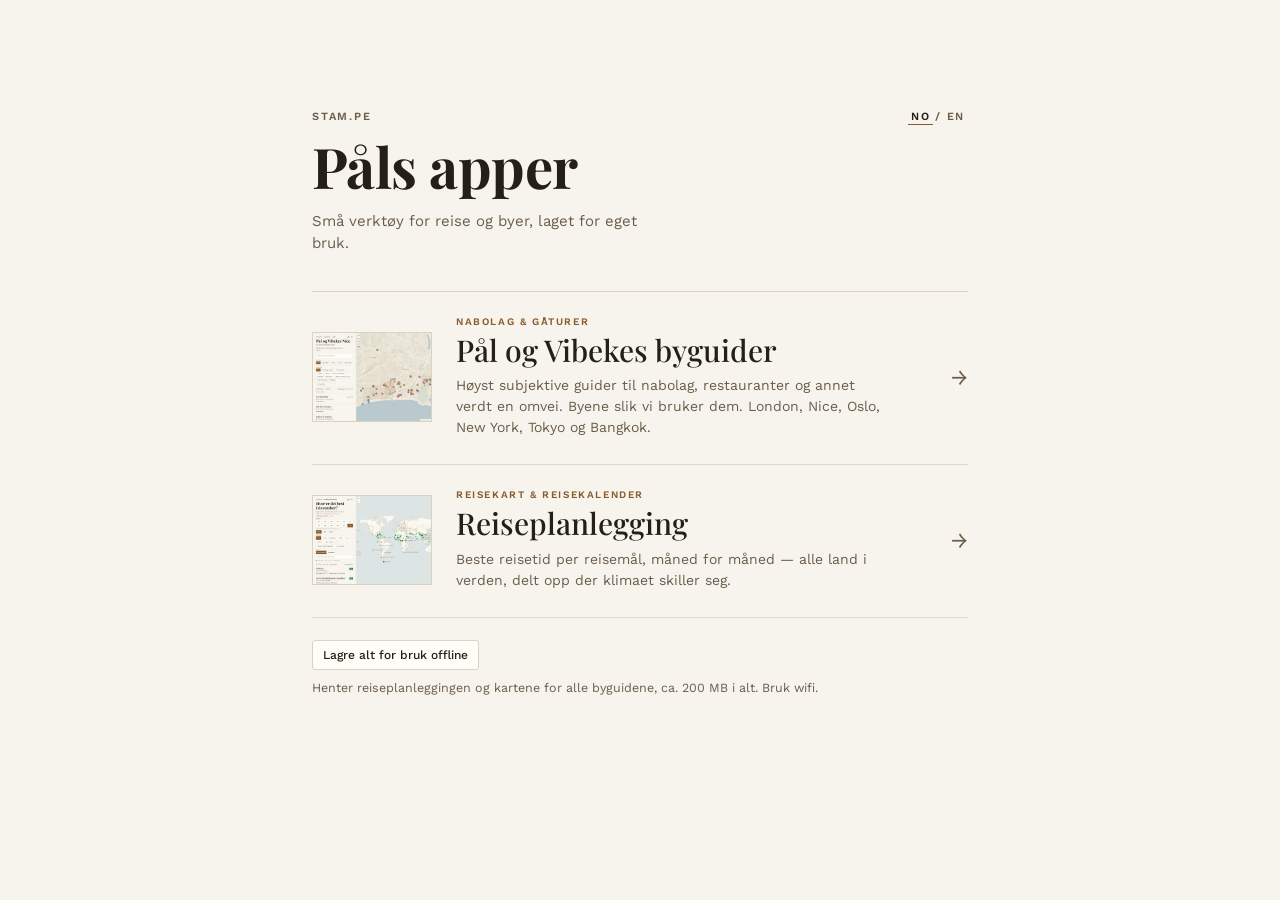
<file: index.html>
<!DOCTYPE html>
<html lang="no">
<head>
<meta charset="utf-8">
<meta name="viewport" content="width=device-width, initial-scale=1">
<title>stam.pe</title>
<meta name="description" content="Pål Stampes små apper for reise og byer.">
<!-- Ikke i søkemotorer (robots.txt slipper dem inn, ellers ser de ikke denne). Delingskort virker likevel. -->
<meta name="robots" content="noindex, nofollow, noarchive">
<!-- Forhåndsvisning når lenken deles (Meldinger, Slack, e-post). Bildet: deling.png, 1200×630. -->
<meta property="og:type" content="website">
<meta property="og:url" content="https://stam.pe/">
<meta property="og:site_name" content="stam.pe">
<meta property="og:title" content="Påls apper">
<meta property="og:description" content="Små verktøy for reise og byer: byguider og reiseplanlegging.">
<meta property="og:image" content="https://stam.pe/deling.png">
<meta property="og:image:width" content="1200">
<meta property="og:image:height" content="630">
<meta property="og:image:alt" content="PS-frimerke på en konvolutt, og teksten «Påls apper»">
<meta property="og:locale" content="nb_NO">
<meta property="og:locale:alternate" content="en_GB">
<meta name="twitter:card" content="summary_large_image">
<link rel="icon" type="image/png" href="ikon-192.png">
<link rel="apple-touch-icon" href="apple-touch-icon.png">
<link rel="manifest" href="manifest.webmanifest">
<meta name="apple-mobile-web-app-title" content="stam.pe">
<meta name="mobile-web-app-capable" content="yes">
<meta name="theme-color" content="#F7F4EE" media="(prefers-color-scheme: light)">
<meta name="theme-color" content="#1B1814" media="(prefers-color-scheme: dark)">
<link rel="preconnect" href="https://fonts.googleapis.com">
<link rel="preconnect" href="https://fonts.gstatic.com" crossorigin>
<link href="https://fonts.googleapis.com/css2?family=Playfair+Display:wght@500;700&family=Work+Sans:wght@400;500;600&display=swap" rel="stylesheet">
<link rel="stylesheet" href="style.css">
<link rel="stylesheet" href="mork.css" media="(prefers-color-scheme: dark)">
</head>
<body>

<main class="side">

  <header class="hode">
    <div class="topp">
      <p class="kicker">stam.pe</p>
      <span class="sprakvalg" role="group" data-t-aria="sprak"><button type="button" data-sprak="no" lang="no">NO</button><span class="skille">/</span><button type="button" data-sprak="en" lang="en">EN</button></span>
    </div>
    <h1 class="tittel" data-t="tittel">Påls apper</h1>
    <p class="ingress" data-t="ingress">Små verktøy for reise og byer, laget for eget bruk.</p>
  </header>

  <!-- Ny app: kopier en <a class="oppslag"> og endre href, tekst og bilde.
       Miniatyren er åpningssiden til app-en (byguidene: Nice), 360×270 webp i bilder/.
       Har app-en mørk modus, legg en mørk utgave (-mork.webp) i <picture>, som for byguidene. -->
  <nav class="liste" aria-label="Apper" data-t-aria="apper">

    <a class="oppslag" href="/byguider/" data-lang-lenke>
      <picture><source srcset="bilder/byguider-mork.webp" media="(prefers-color-scheme: dark)"><img class="miniatyr" src="bilder/byguider.webp" alt="" width="120" height="90"></picture>
      <span class="innhold">
        <span class="oppslag-kicker" data-t="byguiderKicker">Nabolag &amp; gåturer</span>
        <span class="oppslag-navn" data-t="byguiderNavn">Pål og Vibekes byguider</span>
        <span class="oppslag-notat" data-t="byguiderNotat">Høyst subjektive guider til nabolag, restauranter og annet verdt en omvei. Byene slik vi bruker dem. London, Nice, Oslo, New York, Tokyo og Bangkok.</span>
        <span class="oppslag-offline" id="offline-byguider" hidden></span>
      </span>
      <span class="pil" aria-hidden="true">&rarr;</span>
    </a>

    <a class="oppslag" href="/reiseplanlegging/" data-lang-lenke>
      <picture><source srcset="bilder/reiseplanlegging-mork.webp" media="(prefers-color-scheme: dark)"><img class="miniatyr" src="bilder/reiseplanlegging.webp" alt="" width="120" height="90"></picture>
      <span class="innhold">
        <span class="oppslag-kicker" data-t="reiseKicker">Reisekart &amp; reisekalender</span>
        <span class="oppslag-navn" data-t="reiseNavn">Reiseplanlegging</span>
        <span class="oppslag-notat" data-t="reiseNotat">Beste reisetid per reisemål, måned for måned — alle land i verden, delt opp der klimaet skiller seg.</span>
        <span class="oppslag-offline" id="offline-reise" hidden></span>
      </span>
      <span class="pil" aria-hidden="true">&rarr;</span>
    </a>

  </nav>

  <!-- Hjemskjerm-veiledningen står over offline-knappen: installer først, så lagre (iOS-appen har eget lager). -->
  <aside class="hjemskjerm" id="hjemskjerm" hidden>
    <p class="hjemskjerm-tekst"><strong data-t="hjemTittel">Bruk stam.pe som app</strong><br><span id="hjemskjerm-hvordan"></span></p>
    <button type="button" class="hjemskjerm-lukk" id="hjemskjerm-lukk" data-t-aria="lukk">&times;</button>
  </aside>
  <section class="offline-boks" id="offline-boks" hidden>
    <button type="button" class="knapp" id="lagre-alt" data-t="lagreAlt">Lagre alt for bruk offline</button>
    <p class="offline-merknad" id="offline-merknad" aria-live="polite"></p>
    <p class="offline-lager" id="offline-lager" hidden><span id="offline-mengde"></span> · <button type="button" class="lenkeknapp" id="slett-lagret" data-t="slett">Slett</button></p>
  </section>

</main>

<script>
/* Offline: sw.js lagrer siden og fontene (se kommentaren der). Fontene meldes inn etter lasting,
   så de er med også første gang. */
if ('serviceWorker' in navigator) {
  navigator.serviceWorker.register('sw.js').catch(() => {});
  window.addEventListener('load', () => {
    Promise.all([navigator.serviceWorker.ready, document.fonts.ready]).then(([reg]) => {
      const adresser = performance.getEntriesByType('resource').map(e => e.name).filter(u => /^https?:/.test(u));
      if (reg.active) reg.active.postMessage({ type: 'forhandslast', adresser: adresser });
    }).catch(() => {});
  });
}
</script>
<script>
/* Språk: NO / EN. Samme nøkkel som byguidene (samme domene), så valget følger med dit —
   og tilbake. ?lang=en i adressen overstyrer (for å dele en engelsk lenke). */
const NOKKEL = 'byguider-sprak';
const TEKST = {
  no: {
    sprak: 'Språk', apper: 'Apper',
    tittel: 'Påls apper', ingress: 'Små verktøy for reise og byer, laget for eget bruk.',
    byguiderKicker: 'Nabolag & gåturer', byguiderNavn: 'Pål og Vibekes byguider',
    byguiderNotat: 'Høyst subjektive guider til nabolag, restauranter og annet verdt en omvei. Byene slik vi bruker dem. London, Nice, Oslo, New York, Tokyo og Bangkok.',
    reiseKicker: 'Reisekart & reisekalender', reiseNavn: 'Reiseplanlegging',
    reiseNotat: 'Beste reisetid per reisemål, måned for måned — alle land i verden, delt opp der klimaet skiller seg.',
    lagreAlt: 'Lagre alt for bruk offline',
    lagreMerknad: 'Henter reiseplanleggingen og kartene for alle byguidene, ca. 200 MB i alt. Bruk wifi.',
    lagrer: navn => 'Lagrer ' + navn + ' …',
    lagrerBy: (by, pst, n, tot) => 'Lagrer ' + by + ' … ' + pst + ' % (by ' + n + ' av ' + tot + ')',
    ferdig: 'Alt er tilgjengelig offline.',
    delvis: d => 'Noe ble ikke lagret (' + d + '). Prøv igjen.',
    reiseKort: 'reiseplanleggingen', byguiderKort: 'byguidene',
    svarteIkke: navn => navn + ' svarte ikke',
    filerFeilet: (navn, n, info) => navn + ': ' + n + (n === 1 ? ' fil' : ' filer') + ' feilet' + (info ? ', ' + info : ''),
    kreverNett: 'Krever nett.',
    klar: dato => 'Tilgjengelig offline · ' + dato,
    maaneder: 'jan feb mar apr mai jun jul aug sep okt nov des',
    lagretMengde: mb => 'Lagret på denne enheten: ' + mb,
    slett: 'Slett',
    slettSporsmal: 'Slette alt som er lagret for bruk offline? Sidene lastes ned igjen neste gang du åpner dem med nett.',
    hjemTittel: 'Bruk stam.pe som app',
    hjemHvordan: del => 'Trykk ' + del + ' Del i Safari (eller ··· og så Del), og velg «Legg til på Hjem-skjerm».',
    hjemHvordanMac: del => 'Velg Arkiv → «Legg til i Dock …» i Safari (eller ' + del + ' Del og «Legg til i Dock»).',
    lukk: 'Lukk'
  },
  en: {
    sprak: 'Language', apper: 'Apps',
    tittel: 'Pål’s apps', ingress: 'Small tools for travel and cities, made for my own use.',
    byguiderKicker: 'Neighbourhoods & walks', byguiderNavn: 'Pål and Vibeke’s city guides',
    byguiderNotat: 'Opinionated guides to neighbourhoods, restaurants and more worth a detour. The cities as we use them. London, Nice, Oslo, New York, Tokyo and Bangkok.',
    reiseKicker: 'Travel map & travel calendar', reiseNavn: 'Travel planning',
    reiseNotat: 'Best time to travel, destination by destination, month by month — every country in the world, split up where the climate differs.',
    lagreAlt: 'Save everything for offline use',
    lagreMerknad: 'Downloads travel planning and the maps for all city guides, about 200 MB in total. Use Wi-Fi.',
    lagrer: navn => 'Saving ' + navn + ' …',
    lagrerBy: (by, pst, n, tot) => 'Saving ' + by + ' … ' + pst + '% (city ' + n + ' of ' + tot + ')',
    ferdig: 'Everything is available offline.',
    delvis: d => 'Something was not saved (' + d + '). Try again.',
    reiseKort: 'travel planning', byguiderKort: 'city guides',
    svarteIkke: navn => navn + ' did not respond',
    filerFeilet: (navn, n, info) => navn + ': ' + n + (n === 1 ? ' file' : ' files') + ' failed' + (info ? ', ' + info : ''),
    kreverNett: 'Requires a connection.',
    klar: dato => 'Available offline · ' + dato,
    maaneder: 'Jan Feb Mar Apr May Jun Jul Aug Sep Oct Nov Dec',
    lagretMengde: mb => 'Stored on this device: ' + mb,
    slett: 'Delete',
    slettSporsmal: 'Delete everything saved for offline use? The pages will be downloaded again next time you open them online.',
    hjemTittel: 'Use stam.pe as an app',
    hjemHvordan: del => 'Tap ' + del + ' Share in Safari (or ··· then Share), and choose “Add to Home Screen”.',
    hjemHvordanMac: del => 'In Safari, choose File → “Add to Dock…” (or ' + del + ' Share, then “Add to Dock”).',
    lukk: 'Close'
  }
};

let sprak = (() => {
  const q = new URLSearchParams(location.search).get('lang');
  if (q === 'en' || q === 'no') {
    try { localStorage.setItem(NOKKEL, q); } catch (e) {}
    return q;
  }
  try {
    const l = localStorage.getItem(NOKKEL);
    if (l === 'en' || l === 'no') return l;
  } catch (e) {}
  return 'no';
})();

function tegn() {
  const T = TEKST[sprak];
  document.documentElement.lang = sprak;
  document.querySelectorAll('[data-t]').forEach(e => { e.textContent = T[e.dataset.t]; });
  visOfflineStatus();
  visLagring();
  visHjemskjerm();
  document.querySelectorAll('[data-t-aria]').forEach(e => { e.setAttribute('aria-label', T[e.dataset.tAria]); });
  document.querySelectorAll('.sprakvalg [data-sprak]').forEach(b => {
    b.setAttribute('aria-pressed', b.dataset.sprak === sprak ? 'true' : 'false');
  });
  // Lenkene til appene får ?lang=en, så en delt engelsk lenke holder seg engelsk videre.
  document.querySelectorAll('[data-lang-lenke]').forEach(a => {
    const u = new URL(a.getAttribute('href'), location.href);
    if (sprak === 'en') u.searchParams.set('lang', 'en'); else u.searchParams.delete('lang');
    a.setAttribute('href', u.pathname + u.search);
  });
}

document.addEventListener('click', e => {
  const b = e.target.closest && e.target.closest('.sprakvalg [data-sprak]');
  if (!b || b.dataset.sprak === sprak) return;
  sprak = b.dataset.sprak;
  try { localStorage.setItem(NOKKEL, sprak); } catch (e) {}
  const u = new URL(location.href);
  if (sprak === 'en') u.searchParams.set('lang', 'en'); else u.searchParams.delete('lang');
  history.replaceState(null, '', u);
  tegn();
});

/* Veiledning for hjemskjermen: Safari tilbyr ikke å installere siden selv (Chromium-nettlesere gjør det
   ut fra manifestet), så på iPhone/iPad og i Safari 17+ på Mac (Legg til i Dock), når siden ikke er
   åpnet som app, vises en liten boks med fremgangsmåten. Lukkes for godt med ×. */
const DEL_IKON = '<svg class="del-ikon" viewBox="0 0 16 18" width="12" height="14" aria-hidden="true"><path d="M8 1.5v9.5M4.75 4.75 8 1.5l3.25 3.25M5.5 7.5H2.75v9h10.5v-9H10.5" fill="none" stroke="currentColor" stroke-width="1.5"/></svg>';
const erIos = /iPhone|iPad|iPod/.test(navigator.userAgent) || (navigator.platform === 'MacIntel' && navigator.maxTouchPoints > 1);
const ua = navigator.userAgent;
const erMacSafari = !erIos && /Macintosh/.test(ua) && /Safari\//.test(ua) &&
  !/Chrome|Chromium|CriOS|Edg|OPR|Firefox|FxiOS|Vivaldi/.test(ua) && +((ua.match(/Version\/(\d+)/) || [])[1]) >= 17;
const somApp = navigator.standalone === true || matchMedia('(display-mode: standalone)').matches;
function visHjemskjerm() {
  const boks = document.getElementById('hjemskjerm');
  boks.hidden = !(erIos || erMacSafari) || somApp || lesLager('stampe-hjemskjerm-lukket') === '1';
  if (!boks.hidden) document.getElementById('hjemskjerm-hvordan').innerHTML = TEKST[sprak][erIos ? 'hjemHvordan' : 'hjemHvordanMac'](DEL_IKON);
}
document.getElementById('hjemskjerm-lukk').addEventListener('click', () => {
  skrivLager('stampe-hjemskjerm-lukket', '1');
  visHjemskjerm();
});

/* «Lagre alt for bruk offline»: installerer service workerne til reiseplanleggingen og byguidene
   (selv om de ikke er åpnet) og ber dem lagre alt — se meldingen «lagre» i deres sw.js. Status per
   app leses fra de samme nøklene som app-ene selv skriver. KARTSTIL og MapLibre er de samme som
   i byguidene (app.js og index.html der). */
const REISE = '/reiseplanlegging/', BYGUIDER = '/byguider/';
const KARTSTIL = 'https://basemaps.cartocdn.com/gl/voyager-gl-style/style.json';
const MAPLIBRE = ['https://unpkg.com/maplibre-gl@5/dist/maplibre-gl.css', 'https://unpkg.com/maplibre-gl@5/dist/maplibre-gl.js'];
const lesLager = k => { try { return localStorage.getItem(k); } catch (e) { return null; } };
const skrivLager = (k, v) => { try { localStorage.setItem(k, v); } catch (e) {} };
let lagrer = false, merknadSatt = false;

function datoTekst(v) {
  const d = v ? new Date(v) : null;
  if (!d || isNaN(d)) return null;
  const m = TEKST[sprak].maaneder.split(' ')[d.getMonth()];
  return sprak === 'en' ? d.getDate() + ' ' + m : d.getDate() + '. ' + m;
}

/* Byguidene regnes som tilgjengelige når alle byene er lagret; eldste dato vises. */
function visOfflineStatus() {
  const T = TEKST[sprak];
  const vis = (id, v) => {
    const el = document.getElementById(id), d = datoTekst(v);
    el.hidden = !d;
    if (d) el.textContent = T.klar(d);
  };
  vis('offline-reise', lesLager('reiseplanlegging-offline:' + REISE));
  let byer = [];
  try { byer = JSON.parse(lesLager('stampe-byguider-byer') || '[]'); } catch (e) {}
  const datoer = byer.map(id => lesLager('byguider-offline:' + BYGUIDER + id));
  vis('offline-byguider', byer.length && datoer.every(Boolean) ? datoer.sort()[0] : null);
  const merknad = document.getElementById('offline-merknad');
  if (!lagrer && !merknadSatt) merknad.textContent = T.lagreMerknad;
}

/* Registrerer app-ens service worker og venter til siste versjon er aktiv. Har nettleseren en eldre
   utgave fra før, ville meldingen ellers gått til den gamle. Safari melder ikke alltid en ny versjon
   straks update() er ferdig, så vi venter litt på «updatefound» også. */
async function aktiv(sti) {
  const reg = await navigator.serviceWorker.register(sti + 'sw.js', { scope: sti });
  await new Promise(res => {
    const t = setTimeout(res, 2500);
    reg.addEventListener('updatefound', () => { clearTimeout(t); res(); }, { once: true });
    reg.update().catch(() => {});
  });
  const ny = reg.installing || reg.waiting;
  if (ny && ny.state !== 'activated') {
    await new Promise(res => {
      ny.addEventListener('statechange', () => { if (ny.state === 'activated' || ny.state === 'redundant') res(); });
      setTimeout(res, 60000);
    });
  }
  return reg.active;
}

/* Svar fra service workerne tas imot både på en egen svarkanal (MessageChannel — sikrest i Safari) og som
   kringkasting (eldre utgaver av service workerne svarer bare slik). hver(svar) kalles for hvert svar,
   også dobbelt, og må tåle det. Er det stille i stillhet ms, hentes den aktive service workeren på nytt og
   meldingen sendes igjen (det som alt er lagret, hoppes over). Gir opp etter forsok sendinger. */
let kringkastet = null;
function send(sti, melding, hver, stillhet, forsok = 4) {
  return new Promise(res => {
    let tid, kanal, antall = 0, ferdig = false;
    const slutt = v => {
      if (ferdig) return;
      ferdig = true;
      clearTimeout(tid);
      if (kanal) kanal.port1.close();
      kringkastet = null;
      res(v);
    };
    const motta = data => {
      if (ferdig) return;
      vakt();
      const v = hver(data || {});
      if (v !== undefined) slutt(v);
    };
    const vakt = () => {
      clearTimeout(tid);
      tid = setTimeout(() => (antall < forsok ? sendNa() : slutt('tidsavbrudd')), stillhet);
    };
    async function sendNa() {
      antall++;
      vakt();
      let sw;
      try { sw = await aktiv(sti); } catch (e) { return; }
      if (ferdig || !sw) return;
      if (kanal) kanal.port1.close();
      kanal = new MessageChannel();
      kanal.port1.onmessage = e => motta(e.data);
      sw.postMessage(melding, [kanal.port2]);
    }
    kringkastet = motta;
    sendNa();
  });
}

/* Reiseplanleggingen: én side med data, ECharts og fonter. Gir null når alt er lagret, ellers en feiltekst. */
async function lagreReise(adresser) {
  const T = TEKST[sprak];
  try {
    const m = await send(REISE, { type: 'lagre', adresser: adresser },
      m => m.type === 'lagret' && m.app === 'reiseplanlegging' ? m : undefined, 60000);
    if (m === 'tidsavbrudd') return T.svarteIkke(T.reiseKort);
    if (m.feilet) {
      if (m.feilede) console.warn('Reiseplanlegging, ikke lagret:', m.feilede);
      return T.filerFeilet(T.reiseKort, m.feilet, (m.feilede || [])[0]);
    }
    skrivLager('reiseplanlegging-offline:' + REISE, new Date().toISOString());
    return null;
  } catch (e) { return T.reiseKort + ': ' + (e && e.message || e); }
}

/* Byguidene: alle byene på lista (ikke «kommer» eller «skjult»), med kart. Gir null når alt er lagret, ellers en feiltekst. */
async function lagreByguider(adresser, merknad) {
  const T = () => TEKST[sprak];
  try {
    const byer = ((await (await fetch(BYGUIDER + 'byer.json', { cache: 'no-store' })).json()).byer || [])
      .filter(b => b.status !== 'kommer' && !b.skjult);   // som lista i byguidene
    skrivLager('stampe-byguider-byer', JSON.stringify(byer.map(b => b.id)));
    const navn = id => { const b = byer.find(x => x.id === id) || {}; return (sprak === 'en' && b.navn_en) || b.navn || id; };
    merknad.textContent = T().lagrerBy(navn(byer[0].id), 0, 1, byer.length);
    const igjen = new Set(byer.map(b => b.id));
    const feilet = [];
    const melding = { type: 'lagre', stil: KARTSTIL, adresser: MAPLIBRE.concat(adresser), byer: byer.map(b => ({
      id: b.id,
      side: new URL(BYGUIDER + b.id + '/', location.href).href,
      data: new URL(BYGUIDER + (b.data || 'data/' + b.id + '.md'), location.href).href,
      geometri: b.geometri ? new URL(BYGUIDER + b.geometri, location.href).href : null
    })) };
    const ferdig = await send(BYGUIDER, melding, m => {
      if (!igjen.has(m.by)) return undefined;
      const nr = byer.length - igjen.size + 1;
      if (m.type === 'fremdrift') merknad.textContent = T().lagrerBy(navn(m.by), Math.floor(100 * m.ferdig / Math.max(1, m.totalt)), nr, byer.length);
      if (m.type === 'lagret') {
        if (m.feilet) feilet.push(T().filerFeilet(navn(m.by), m.feilet));
        else skrivLager('byguider-offline:' + BYGUIDER + m.by, new Date().toISOString());
        igjen.delete(m.by);
        visOfflineStatus();
        if (!igjen.size) return 'ferdig';
      }
      return undefined;
    }, 30000);
    if (ferdig === 'tidsavbrudd') return T().svarteIkke(T().byguiderKort);
    return feilet.length ? feilet.join('; ') : null;
  } catch (e) { return TEKST[sprak].byguiderKort + ': ' + (e && e.message || e); }
}

/* Hver app får ett nytt forsøk hvis det første feiler; det som alt er lagret, hoppes over. */
async function lagreAlt() {
  const T = () => TEKST[sprak];
  const merknad = document.getElementById('offline-merknad');
  const knapp = document.getElementById('lagre-alt');
  if (lagrer) return;
  if (!navigator.onLine) { merknad.textContent = T().kreverNett; merknadSatt = true; return; }
  lagrer = true;
  knapp.disabled = true;
  document.getElementById('slett-lagret').disabled = true;
  // Ber om varig lager, så nettleseren ikke rydder bort kartene når enheten får lite plass
  // (Safari gjør det ellers etter en tid uten bruk). Svaret trenger vi ikke.
  if (navigator.storage && navigator.storage.persist) navigator.storage.persist().catch(() => {});
  const adresser = performance.getEntriesByType('resource').map(e => e.name).filter(u => /^https?:/.test(u));
  const feil = [];

  let f = null;
  for (let forsok = 0; forsok < 2; forsok++) {
    merknad.textContent = T().lagrer(T().reiseKort);
    f = await lagreReise(adresser);
    if (!f) break;
  }
  if (f) feil.push(f);
  visOfflineStatus();

  for (let forsok = 0; forsok < 2; forsok++) {
    f = await lagreByguider(adresser, merknad);
    if (!f) break;
  }
  if (f) feil.push(f);

  lagrer = false;
  merknadSatt = true;
  knapp.disabled = false;
  document.getElementById('slett-lagret').disabled = false;
  visOfflineStatus();
  visLagring();
  merknad.textContent = feil.length ? T().delvis(feil.join('; ')) : T().ferdig;
}

/* Plassbruk: hele stam.pe deler ett lager (forsiden og app-ene), så tallet gjelder alt.
   Vises fra 1 MB, altså i praksis når noe er lagret for offline. Under lagringen oppdateres det ikke. */
async function visLagring() {
  const linje = document.getElementById('offline-lager');
  if (!navigator.storage || !navigator.storage.estimate) return;
  let bruk = 0;
  try { bruk = (await navigator.storage.estimate()).usage || 0; } catch (e) {}
  const mb = bruk / 1e6;
  linje.hidden = mb < 1;
  if (linje.hidden) return;
  const tall = mb.toLocaleString(sprak === 'en' ? 'en-GB' : 'nb-NO', { maximumFractionDigits: mb < 10 ? 1 : 0 });
  document.getElementById('offline-mengde').textContent = TEKST[sprak].lagretMengde(tall + ' MB');
}

/* Slett: tømmer alle lagre og avregistrerer alle service workers på stam.pe (forsiden og app-ene),
   og fjerner datoene for «Tilgjengelig offline». Siden lastes på nytt og lagrer seg selv igjen. */
async function slettLagret() {
  if (lagrer || !confirm(TEKST[sprak].slettSporsmal)) return;
  try {
    const regs = await navigator.serviceWorker.getRegistrations();
    await Promise.all(regs.map(r => r.unregister()));
    await Promise.all((await caches.keys()).map(n => caches.delete(n)));
  } catch (e) {}
  try {
    Object.keys(localStorage)
      .filter(k => /^(reiseplanlegging-offline:|byguider-offline:|stampe-byguider-byer$)/.test(k))
      .forEach(k => localStorage.removeItem(k));
  } catch (e) {}
  location.reload();
}

if ('serviceWorker' in navigator) {
  document.getElementById('slett-lagret').addEventListener('click', slettLagret);
  navigator.serviceWorker.addEventListener('message', e => { if (kringkastet) kringkastet(e.data); });
  navigator.serviceWorker.startMessages();   // Safari leverer ellers ikke kringkastede meldinger
  document.getElementById('lagre-alt').addEventListener('click', lagreAlt);
  document.getElementById('offline-boks').hidden = false;
}

tegn();
</script>

</body>
</html>
</file>
<file: style.css>
/* stam.pe — samme papirretning som Påls London og Reisekart.
   Serif kun til navn og titler, ingen skygger, rette hjørner. */

:root {
  --papir:       #F7F4EE;
  --kort:        #FFFDF8;
  --tekst:       #241F19;
  --dempet:      #6B5D4A;
  --kant:        #DCD2C0;
  --kant-lys:    #E0D8C9;
  --aksent:      #8A5A2B;
  --aksent-hover:#63401D;
}

* { box-sizing: border-box; }

html, body {
  margin: 0;
  min-height: 100%;
  background: var(--papir);
  color: var(--tekst);
  font-family: 'Work Sans', system-ui, sans-serif;
  font-size: 16px;
  -webkit-font-smoothing: antialiased;
  /* Ellers forstørrer iPhone teksten når telefonen ligger. */
  -webkit-text-size-adjust: 100%;
  text-size-adjust: 100%;
}

.side {
  max-width: 720px;
  margin: 0 auto;
  padding: 12vh 32px 48px;
  min-height: 100vh;
  display: flex;
  flex-direction: column;
}

/* ---------- Hode ---------- */

.hode { padding-bottom: 36px; }

.topp {
  display: flex;
  justify-content: space-between;
  align-items: baseline;
  gap: 16px;
  margin: 0 0 12px;
}

.kicker {
  margin: 0;
  font-size: 11px;
  font-weight: 600;
  letter-spacing: 0.16em;
  text-transform: uppercase;
  color: var(--dempet);
}

.tittel {
  margin: 0;
  font-family: 'Playfair Display', Georgia, serif;
  font-weight: 700;
  font-size: 56px;
  line-height: 1.05;
  letter-spacing: -0.01em;
}

.ingress {
  margin: 14px 0 0;
  font-size: 15px;
  line-height: 1.5;
  color: var(--dempet);
  max-width: 40ch;
}

/* Språkvalg NO / EN — samme utseende som i byguidene. */
.sprakvalg {
  display: inline-flex;
  align-items: baseline;
  white-space: nowrap;
  font-size: 11px;
  font-weight: 600;
  letter-spacing: 0.14em;
  color: var(--dempet);
}
.sprakvalg .skille { margin: 0 2px; }
.sprakvalg button {
  font: inherit;
  letter-spacing: inherit;
  color: var(--dempet);
  background: none;
  border: 0;
  border-bottom: 1px solid transparent;
  padding: 2px 3px 1px;
  cursor: pointer;
}
.sprakvalg button:hover { color: var(--aksent); }
.sprakvalg button[aria-pressed="true"] { color: var(--tekst); border-bottom-color: var(--aksent); }
.sprakvalg button:focus-visible { outline: 1px solid var(--aksent); outline-offset: 2px; }

/* ---------- Veiledning for hjemskjermen (iPhone/iPad og Safari på Mac, over offline-knappen) ---------- */

.hjemskjerm {
  position: relative;
  margin: 22px 0 0;
  padding: 12px 40px 13px 14px;
  border: 1px solid var(--kant);
  background: var(--kort);
  max-width: 46ch;
}
.hjemskjerm-tekst {
  margin: 0;
  font-size: 13.5px;
  line-height: 1.5;
  color: var(--dempet);
}
.hjemskjerm-tekst strong { color: var(--tekst); font-weight: 600; }
.del-ikon { vertical-align: -2px; color: var(--aksent); }
.hjemskjerm-lukk {
  position: absolute;
  top: 4px;
  right: 4px;
  width: 32px;
  height: 32px;
  border: 0;
  background: none;
  font-size: 20px;
  line-height: 1;
  color: var(--dempet);
  cursor: pointer;
}

/* ---------- Liste ---------- */

.liste {
  border-top: 1px solid var(--kant);
  flex: 1 0 auto;
}

.oppslag {
  display: grid;
  grid-template-columns: 120px 1fr auto;
  align-items: center;
  gap: 0 24px;
  padding: 24px 0 26px;
  border-bottom: 1px solid var(--kant-lys);
  color: inherit;
  text-decoration: none;
  transition: padding 0.15s;
}

@media (hover: hover) and (pointer: fine) {
  .oppslag:hover { padding-left: 10px; }
  .oppslag:hover .oppslag-navn,
  .oppslag:hover .pil { color: var(--aksent); }
}
.oppslag:focus-visible { outline: 2px solid var(--aksent); outline-offset: 4px; }

/* Miniatyr av app-ens åpningsside, 4:3. */
.miniatyr {
  display: block;
  width: 120px;
  height: 90px;
  border: 1px solid var(--kant);
  background: var(--kort);
}

.innhold { display: flex; flex-direction: column; }

.oppslag-kicker {
  font-size: 10px;
  font-weight: 600;
  letter-spacing: 0.16em;
  text-transform: uppercase;
  color: var(--aksent);
}

.oppslag-navn {
  margin-top: 6px;
  font-family: 'Playfair Display', Georgia, serif;
  font-weight: 500;
  font-size: 30px;
  line-height: 1.15;
  transition: color 0.12s;
}

.oppslag-notat {
  margin-top: 8px;
  font-size: 14px;
  line-height: 1.5;
  color: var(--dempet);
  max-width: 48ch;
}

.pil {
  font-size: 22px;
  color: var(--dempet);
  transition: color 0.12s;
}

/* ---------- Offline: status per app og «Lagre alt» ---------- */

.oppslag-offline {
  margin-top: 3px;
  font-size: 14px;
  color: var(--aksent);
}

.offline-boks { padding: 22px 0 0; }
.liste:has(~ .hjemskjerm:not([hidden]), ~ .offline-boks:not([hidden])) { flex-grow: 0; }   /* boksene rett under lista, ikke nederst */

.knapp {
  height: 30px;
  padding: 0 10px;
  border: 1px solid var(--kant);
  border-radius: 3px;
  background: var(--kort);
  color: var(--tekst);
  font-family: inherit;
  font-size: 12px;
  font-weight: 500;
  cursor: pointer;
}
.knapp:disabled { opacity: 0.55; cursor: default; }
@media (hover: hover) and (pointer: fine) {
  .knapp:not(:disabled):hover { border-color: var(--aksent); color: var(--aksent); }
}

.offline-merknad {
  margin: 10px 0 0;
  font-size: 12.5px;
  color: var(--dempet);
}

/* Plassbruk under offline-knappen: «Lagret på denne enheten: 98 MB · Slett». */
.offline-lager {
  margin: 4px 0 0;
  font-size: 12.5px;
  color: var(--dempet);
}

.lenkeknapp {
  padding: 0;
  border: 0;
  background: none;
  font: inherit;
  color: var(--aksent);
  text-decoration: underline;
  text-underline-offset: 2px;
  cursor: pointer;
}

.lenkeknapp:disabled { color: var(--dempet); text-decoration: none; cursor: default; }

/* ---------- Mobil og liggende mobil ---------- */

/* Kompakte oppslag: små miniatyrer og større trykkflate i språkvalget. */
@media (max-width: 600px), (orientation: landscape) and (max-height: 500px) {
  .oppslag { gap: 0 14px; align-items: start; }
  .miniatyr { width: 76px; height: 57px; margin-top: 4px; }
  .oppslag:hover { padding-left: 0; }
  .sprakvalg button { padding: 6px 5px 3px; }
}

@media (max-width: 600px) {
  .side { padding: 48px 20px 32px; }
  .tittel { font-size: 40px; }
  .oppslag { grid-template-columns: 76px 1fr auto; }
  .pil { align-self: center; }
  .oppslag-navn { font-size: 25px; }
}

/* Liggende mobil: lav og bred skjerm (samme spørring som i byguidene). Appene i to kolonner og et
   lavere hode, så begge appene synes på første skjerm. Desktop beholder én kolonne. */
@media (orientation: landscape) and (max-height: 500px) {
  .side { max-width: 900px; padding: 28px 32px; }
  .hode { padding-bottom: 20px; }
  .tittel { font-size: 36px; }
  .ingress { margin-top: 8px; max-width: none; }
  .liste { display: grid; grid-template-columns: 1fr 1fr; column-gap: 40px; align-content: start; }
  .oppslag { grid-template-columns: 76px 1fr; padding: 18px 0 20px; }
  .oppslag-navn { font-size: 24px; }
  .oppslag-notat { font-size: 13.5px; }
  .pil { display: none; }
}
</file>
<file: mork.css>
/* Mørk modus (prøve). Lastes bare når enheten er i mørk modus:
   <link rel="stylesheet" href="mork.css" media="(prefers-color-scheme: dark)">
   Samme guidebok, men som lest under en leselampe: varm, nesten svart papirflate,
   lys tekst og en lysere kobber, så aksenten har nok kontrast. Alle farger i style.css
   går via variablene, så det holder å bytte dem her. */

:root {
  color-scheme: dark;
  --papir:       #1B1814;
  --kort:        #24201B;
  --tekst:       #ECE5D8;
  --dempet:      #A6987F;
  --kant:        #4A4136;
  --kant-lys:    #362F27;
  --aksent:      #C99158;
  --aksent-hover:#E0AA72;
}

/* Miniatyrer uten egen mørk utgave (<picture> med -mork.webp) er skjermbilder av lyse
   sider; de dempes litt så de ikke lyser opp. */
.miniatyr { filter: brightness(0.82); }
picture .miniatyr { filter: none; }
</file>
